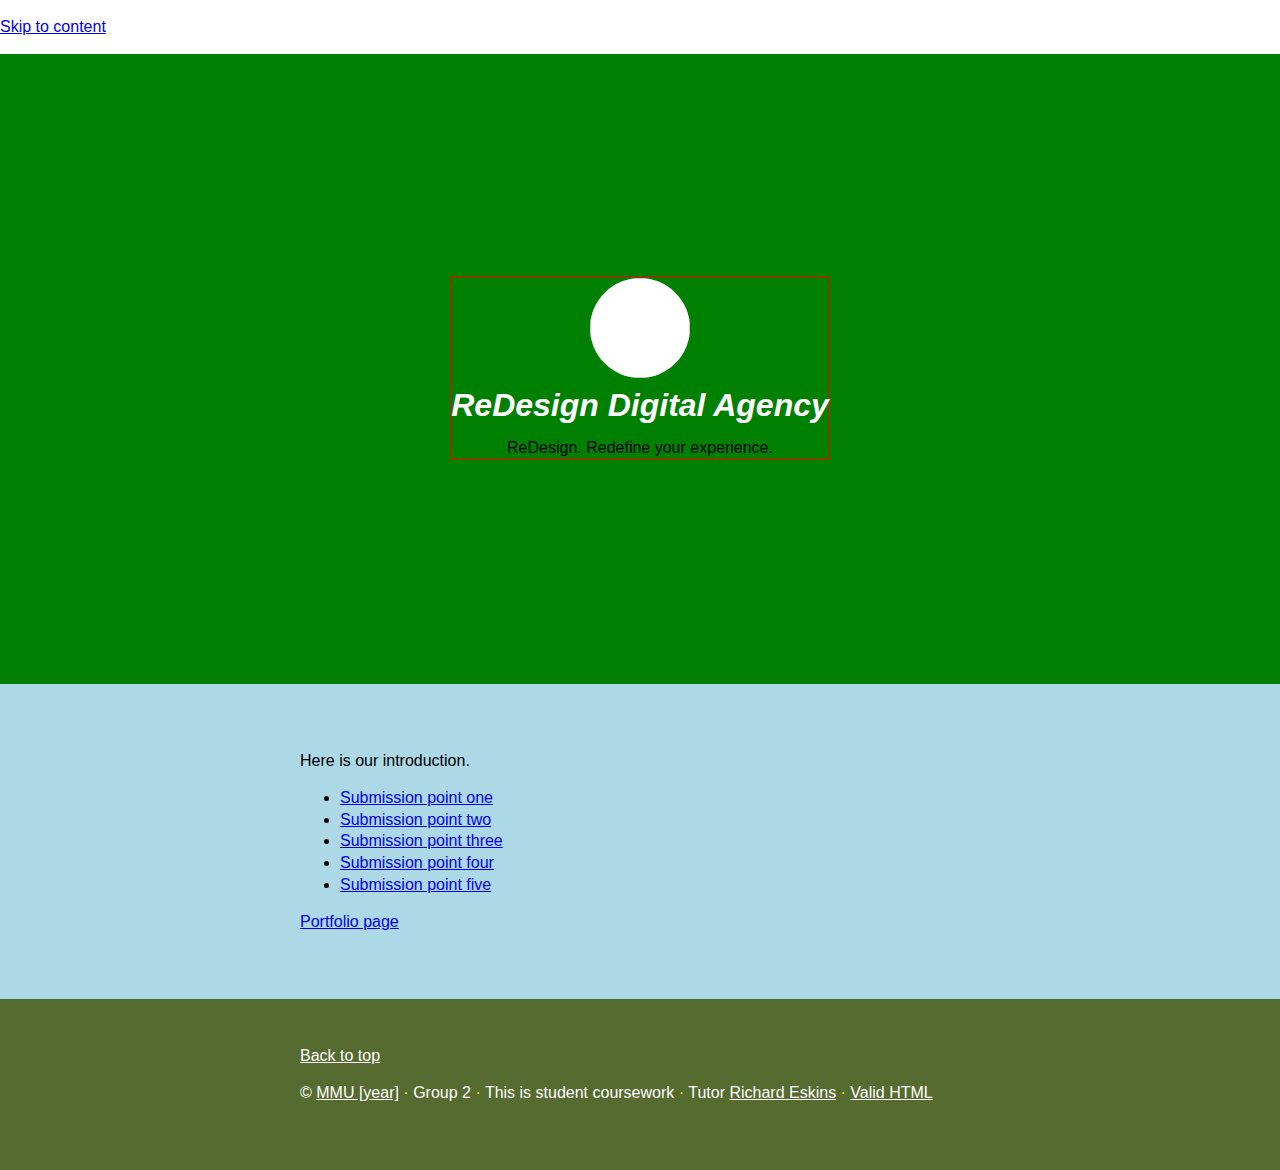
<file: ReDesign/index.html>
<!DOCTYPE html>
<html lang="en">

<head>
    <meta charset="UTF-8">
    <meta name="description" content="ReDesign Digital Agency MMU Student created agency based in Manchester">
    <meta name="viewport" content="width=device-width, initial-scale=1.0">
    <meta http-equiv="X-UA-Compatible" content="ie=edge">
    <title>ReDesign Digital Agency | MMU Students</title>
    <link rel="stylesheet" href="css/site.css">
    <link href="https://fonts.googleapis.com/css?family=Spectral" rel="stylesheet">
</head>

<body id="top">
    <p class="accessibility">
        <a href="#content">Skip to content</a>
    </p>

    <header class="site-header" role="banner">
        <div class="site-header__content">
            <img>
            <h1>ReDesign Digital Agency</h1>
            <p>ReDesign. Redefine your experience.</p>
        </div>
    </header>

    <main id="content">
        <!-- 
        
        Write a brief introduction to your team.
        What do you think the most important things
        that a good website has? How will you as a group
        work to create a website that looks good and
        answers the needs of your users?
        
        Make sure you include the links to each submission point
        in your text. You can modify the link text to suit your writing.

        IMPORTANT: just link to the files on github, 
        don't recreate them on your team website!

-->

        <section class="text-content">
            <div class="text-content__container">
                <p>Here is our introduction.</p>
                <ul>
                    <li>
                        <a href="https://github.com/mmu-webdesign/level5-portfolio/blob/master/submission_point_1.md">Submission
                            point one</a>
                    </li>
                    <li>
                        <a href="https://github.com/mmu-webdesign/level5-portfolio/blob/master/submission_point_2.md">Submission
                            point two</a>
                    </li>
                    <li>
                        <a href="https://github.com/mmu-webdesign/level5-portfolio/blob/master/submission_point_3.md">Submission
                            point three</a>
                    </li>
                    <li>
                        <a href="https://github.com/mmu-webdesign/level5-portfolio/blob/master/submission_point_4.md">Submission
                            point four</a>
                    </li>
                    <li>
                        <a href="https://github.com/mmu-webdesign/level5-portfolio/blob/master/submission_point_5.md">Submission
                            point five</a>
                    </li>
                </ul>

                <!-- 

    Style the link below to create a 'call to action'
    to go to a separate portfolio page with your submission 
    point documents.
    
    Remember: for SP1, you also need to submit the style guide that you
    used to create this site. 

-->
                <p>
                    <a href="portfolio.html">Portfolio page</a>
                </p>
            </div>
        </section>



        <!-- 
        
        Add your team member profiles and images.
        Use the code you can find here as a basis: 
        https://codepen.io/wilsondmmu/pen/yxyQoE

    -->

        <!-- 
        
        Review and complete the footer content as required below.
        The little dots (you can change them to whatever shape you want) are put in a <b> tag so you can style them separately if required. 
    
    -->
    </main>
    <footer class="site-footer">
        <div class="site-footer__container">
            <p>
                <a href="#top">Back to top</a>
            </p>
            <p>
                &copy;
                <a href="http://www.mmu.ac.uk/" title="MMU homepage">MMU [year]</a>

                <b>&middot;</b> Group 2
                <b>&middot;</b> This is student coursework
                <b>&middot;</b> Tutor
                <a href="mailto:r.eskins@mmu.ac.uk">Richard Eskins</a>

                <b>&middot;</b>

                <a href="http://validator.w3.org/check?uri=referer" title="W3C HTML Validation Service">Valid HTML</a>

            </p>
        </div>
    </footer>


</body>

</html>
</file>
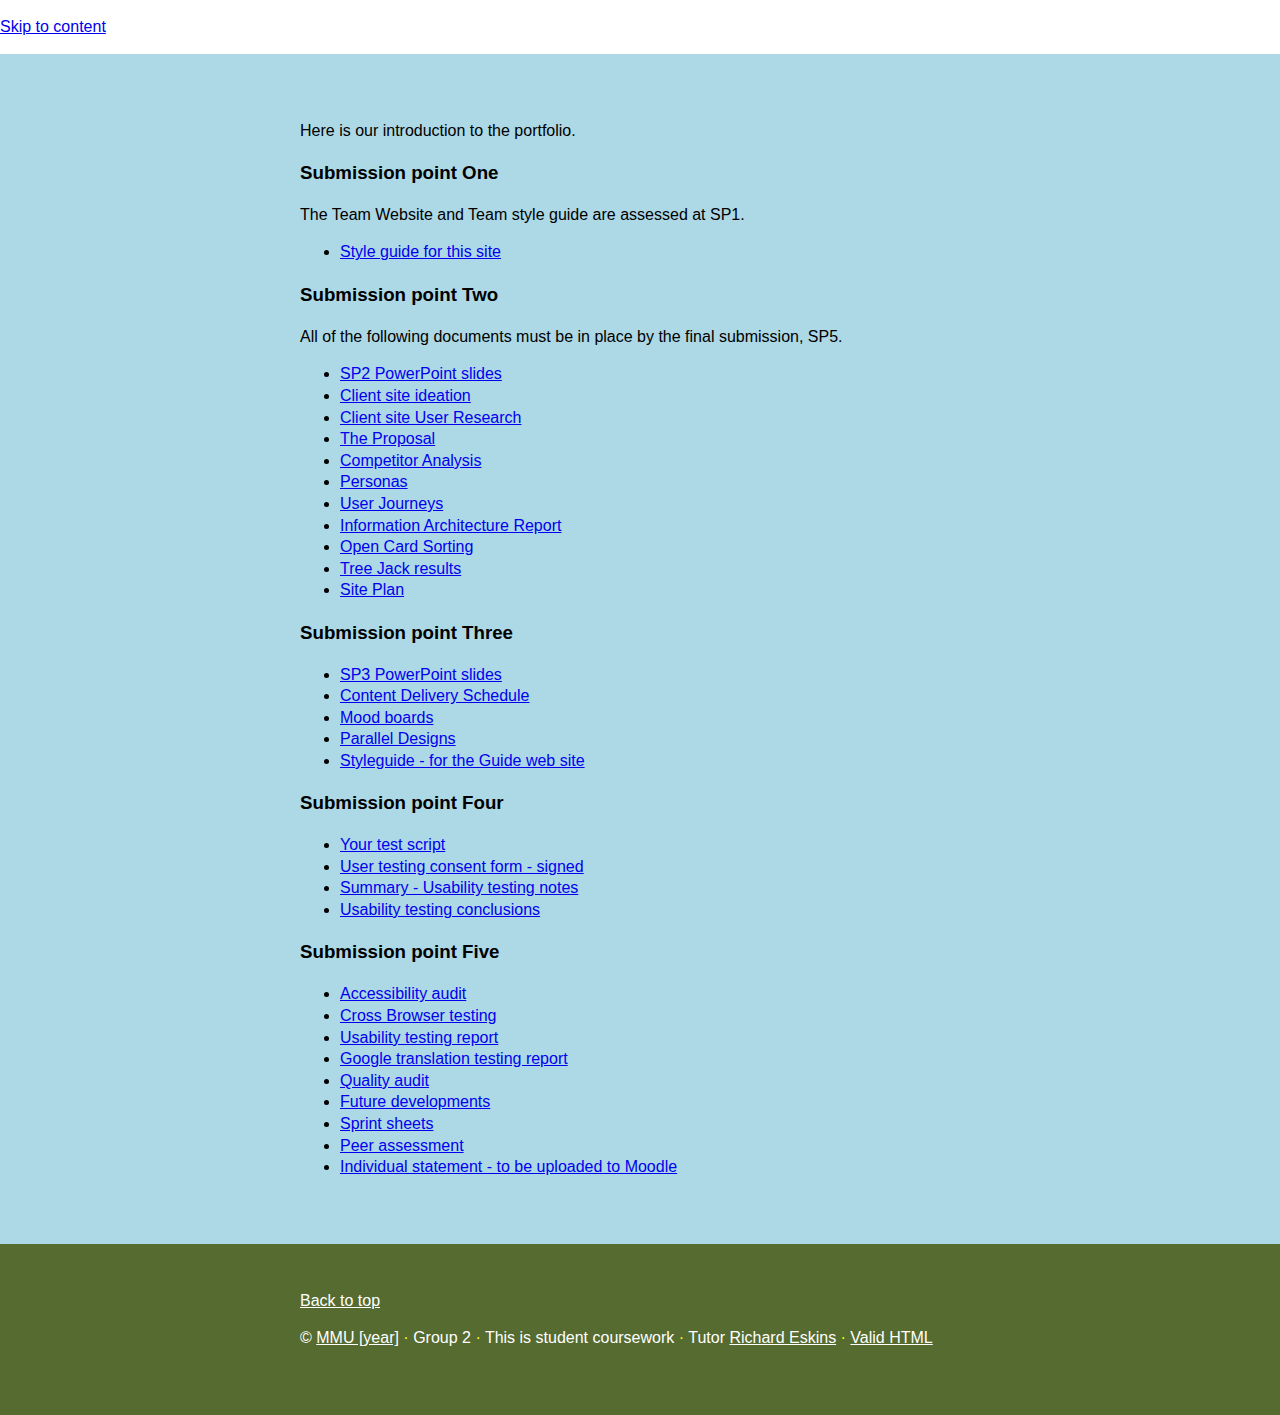
<file: ReDesign/portfolio.html>
<!DOCTYPE html>
<html lang="en">

<head>
    <meta charset="UTF-8">
    <meta name="description" content="Add a description">
    <meta name="keywords" content="Add some keywords">
    <meta name="viewport" content="width=device-width, initial-scale=1.0">
    <meta http-equiv="X-UA-Compatible" content="ie=edge">
    <title>Team website Portfolio template</title>
    <link rel="stylesheet" href="css/site.css" />
</head>

<body id="top">
    <p>
        <a href="#content">Skip to content</a>
    </p>
    <!-- 
            
            Add your header code here, including your team's logo. 
            Start with the HTML and CSS
            in this CodePen: https://codepen.io/wilsondmmu/pen/MGWEzO
        
    -->
    <main id="content">

        <!-- 
        
        Write a brief introduction to this page.
        Why is it here?

-->

        <section class="text-content">
            <div class="text-content__container">
                <p>Here is our introduction to the portfolio.</p>

                <!-- 
    
    Here is the list of required documents, 
    split by submission point. 
    
    Add your completed documents when finished. 

    UPDATE THIS PAGE AS SUBMISSIONS BECOME DUE.

    You could use the <span> inside the <h3> to style the number/text differently?

    NOTE: SP5 is the final deadline. SP2 and SP3 and the sprint meetings are your chance to show what you have done so far and get feedback. 

-->
                <h3>Submission point
                    <span>One</span>
                </h3>
                <p>The Team Website and Team style guide are assessed at SP1.</p>
                <ul>
                    <li>
                        <a href="teamstyles/team_style_guide.html">Style guide for this site</a>
                    </li>
                </ul>

                <h3>Submission point
                    <span>Two</span>
                </h3>
                <p>All of the following documents must be in place by the final submission, SP5.</p>
                <ul>
                    </li>
                    <li>
                        <a href="docs/sp2_presentation.pptx">SP2 PowerPoint slides</a>
                    </li>
                    <li>
                        <a href="docs/ideation.pdf">Client site ideation</a>
                    </li>
                    <li>
                        <a href="docs/user_research.docx">Client site User Research</a>
                    </li>
                    <li>
                        <a href="docs/proposal.docx">The Proposal</a>
                    </li>

                    <li>
                        <a href="docs/competitor_analysis.docx">Competitor Analysis</a>
                    </li>
                    <li>
                        <a href="docs/personas.pdf">Personas</a>
                    </li>
                    <li>
                        <a href="docs/user_journey.docx">User Journeys</a>
                    </li>
                    <li>
                        <a href="docs/ia_report.docx">Information Architecture Report</a>
                    </li>
                    <li>
                        <a href="docs/card_sort.xlsx">Open Card Sorting</a>
                    </li>
                    <li>
                        <a href="docs/tree_jack.xlsx">Tree Jack results</a>
                    </li>
                    <li>
                        <a href="docs/site_plan.pptx">Site Plan</a>

                </ul>

                <h3>Submission point
                    <span>Three</span>
                </h3>
                <ul>
                    <li>
                        <a href="docs/sp3_presentation.pptx">SP3 PowerPoint slides</a>
                    </li>
                    <li>
                        <a href="docs/content_schedule.docx">Content Delivery Schedule</a>
                    </li>
                    <li>
                        <a href="docs/mood_board.pdf">Mood boards</a>
                    </li>
                    <li>
                        <a href="docs/parallel_designs.pdf">Parallel Designs</a>
                    </li>
                    <li>
                        <a href="docs/style_guide.html">Styleguide - for the Guide web site</a>
                    </li>
                </ul>

                <h3>Submission point
                    <span>Four</span>
                </h3>
                <ul>
                    <li>
                        <a href="docs/test_script.docx">Your test script</a>
                    </li>
                    <li>
                        <a href="docs/consent_form.pdf">User testing consent form - signed</a>
                    </li>
                    <li>
                        <a href="docs/test_notes.docx">Summary - Usability testing notes</a>
                    </li>
                    <li>
                        <a href="docs/test_conclusions.docx">Usability testing conclusions</a>
                    </li>
                </ul>
                <h3>Submission point
                    <span>Five</span>
                </h3>
                <ul>
                    <li>
                        <a href="docs/accessibility.pdf">Accessibility audit</a>
                    </li>
                    <li>
                        <a href="docs/browser_testing.docx">Cross Browser testing</a>
                    </li>
                    <li>
                        <a href="docs/usability_report.docx">Usability testing report</a>
                    </li>
                    <li>
                        <a href="docs/internationalisation.docx">Google translation testing report</a>
                    </li>
                    <li>
                        <a href="docs/quality_audit.docx">Quality audit</a>
                    </li>
                    <li>
                        <a href="docs/future.docx">Future developments</a>
                    </li>
                    <li>
                        <a href="docs/sprint_sheets.docx">Sprint sheets</a>
                    </li>
                    <li>
                        <a href="docs/peer_assessment.docx">Peer assessment</a>
                    </li>
                    <li>
                        <a href="https://moodle.mmu.ac.uk/">Individual statement - to be uploaded to Moodle</a>
                    </li>
                </ul>
                <!--IMPORTANT - TEST ALL OF THESE LINKS BEFORE SUBMISSION -->
            </div>
        </section>





        <!-- 
        
        Review and complete the footer content as required below.
        The little dots (you can change them to whatever shape you want) are put in a <b> tag so you can style them separately if required. 
    
    -->
        <footer class="site-footer">
            <div class="site-footer__container">
                <p>
                    <a href="#top">Back to top</a>
                </p>
                <p>
                    &copy;
                    <a href="http://www.mmu.ac.uk/" title="MMU homepage">MMU [year]</a>

                    <b>&middot;</b> Group 2
                    <b>&middot;</b> This is student coursework
                    <b>&middot;</b> Tutor
                    <a href="mailto:r.eskins@mmu.ac.uk">Richard Eskins</a>

                    <b>&middot;</b>

                    <a href="http://validator.w3.org/check?uri=referer" title="W3C HTML Validation Service">Valid HTML</a>

                </p>
            </div>
        </footer>

        <!-- 
            
            Some javascript to add a class 
            next to any link that isn't 
            connected to an actual document 
        
        -->

        <script type="text/javascript">
            // loop through all the links in the page
            for (var i = 0, l = document.links.length; i < l; i++) {
                // if the last character is a hash...
                if (document.links[i].href.slice(-1) == "#") {
                    // add a class to the link that we can style in CSS
                    document.links[i].classList.add('not-found');

                }
            }
        </script>
</body>

</html>
</file>
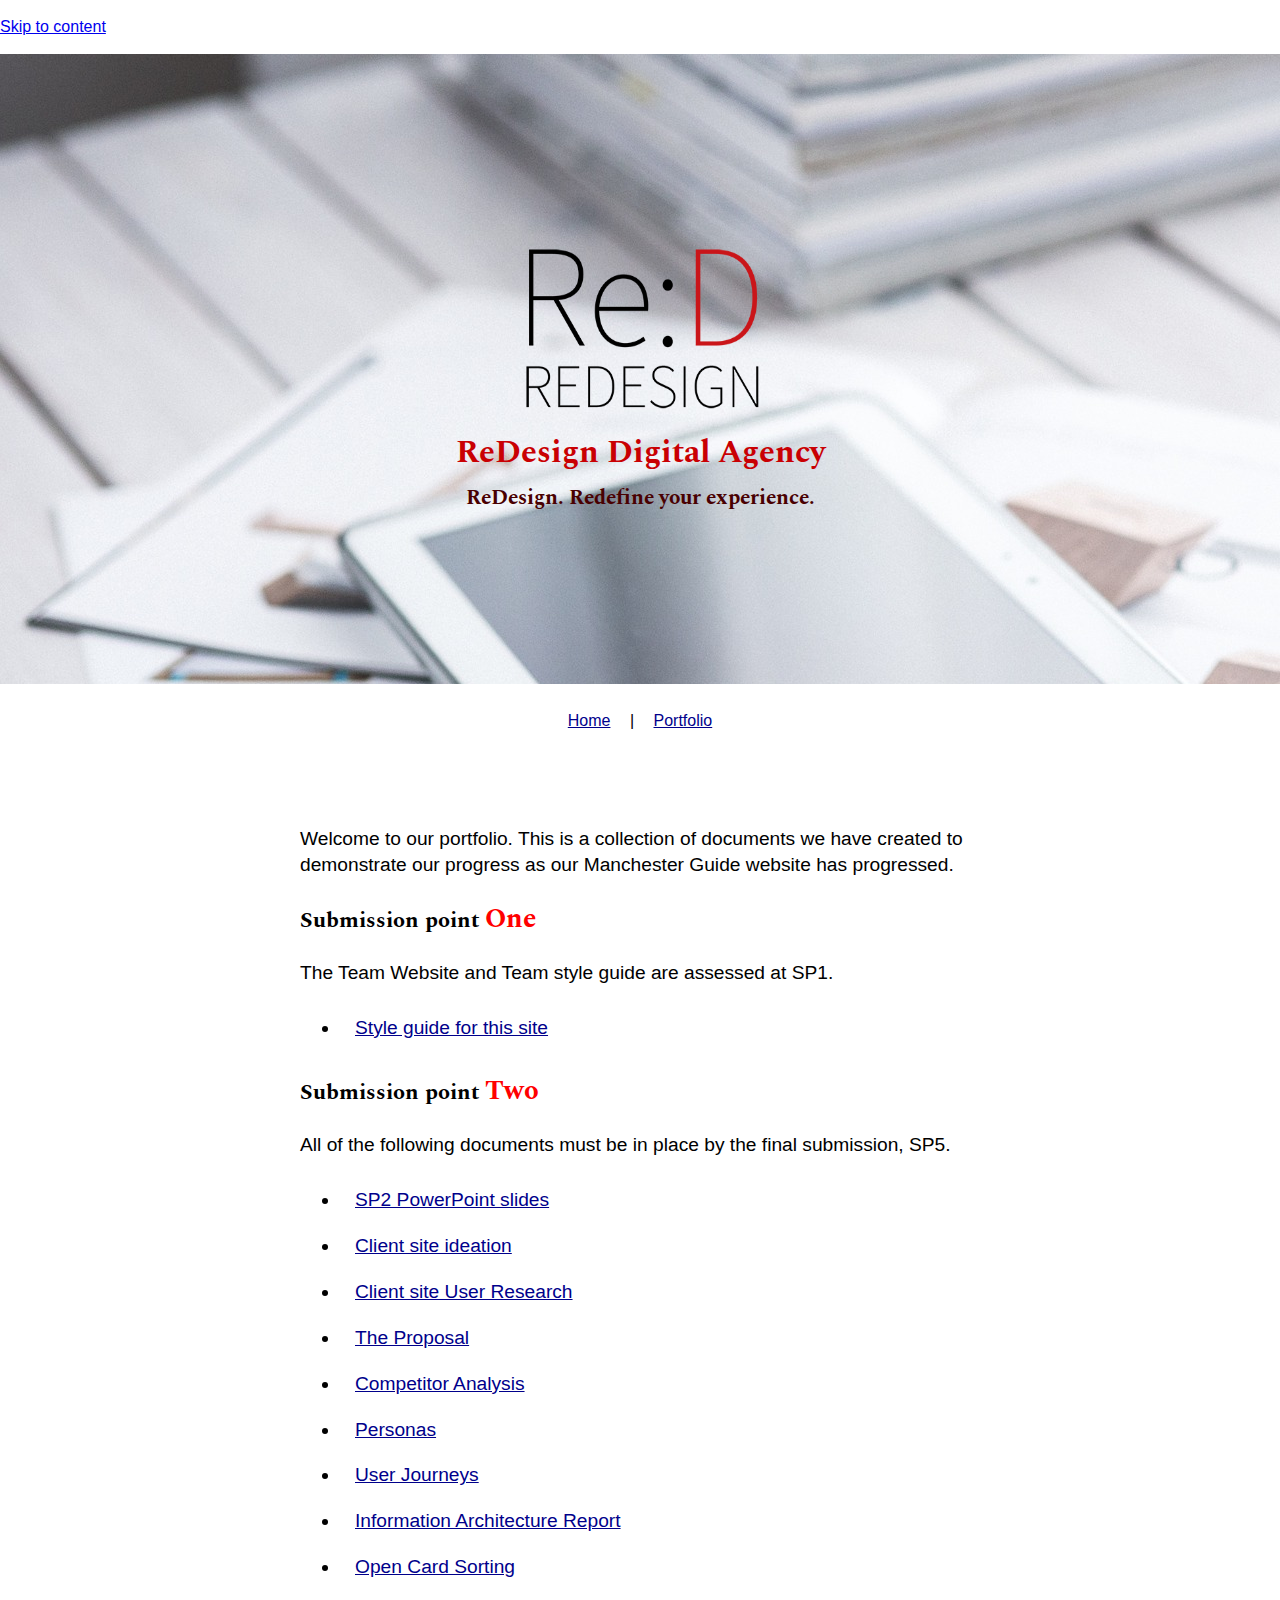
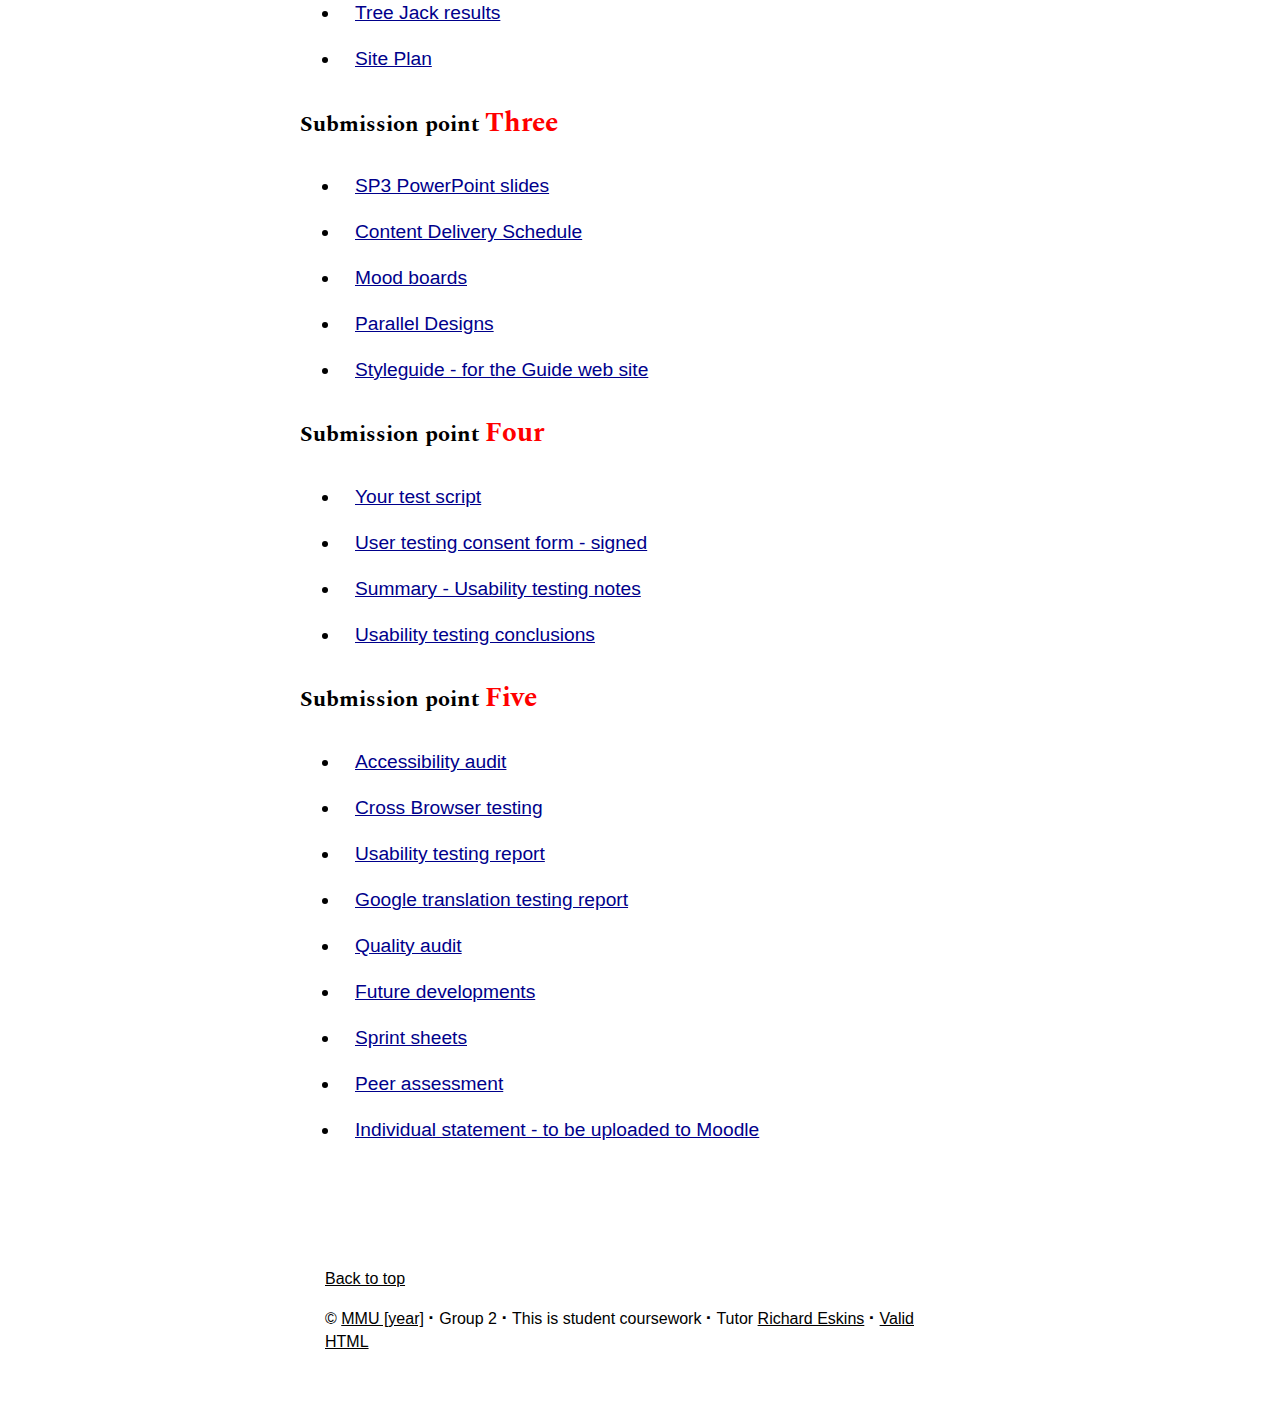
<file: redesign/portfolio.html>
<!DOCTYPE html>
<html lang="en">

<head>
    <meta charset="UTF-8">
    <meta name="description" content="Add a description">
    <meta name="keywords" content="Add some keywords">
    <meta name="viewport" content="width=device-width, initial-scale=1.0">
    <meta http-equiv="X-UA-Compatible" content="ie=edge">
    <title>Team website Portfolio template</title>
    <link rel="stylesheet" href="css/site.css">
    <link href="https://fonts.googleapis.com/css?family=Spectral" rel="stylesheet">
</head>

<body id="top">
    <p>
        <a href="#content">Skip to content</a>
    </p>
    <header class="site-header">
            <div class="site-header__content">
                <img src="img/logo.png" alt="ReDesign company logo">
                <h1>ReDesign Digital Agency</h1>
                <p>ReDesign. Redefine your experience.</p>
            </div>
        </header>
    <main id="content">
        <section class="text-content">
                <div class="homelinks"><p> <a href="index.html">Home</a> | <a href="#">Portfolio</a></p>
                    </div>
            <div class="text-content__container">
                <p>Welcome to our portfolio. This is a collection of documents we have created to demonstrate our progress as our Manchester Guide website has progressed.</p>

                <h3>Submission point
                    <span class="subpoint__span">One</span>
                </h3>
                <p>The Team Website and Team style guide are assessed at SP1.</p>
                <ul class="splinks">
                    <li>
                        <a href="teamstyles/team_style_guide.html">Style guide for this site</a>
                    </li>
                </ul>

                <h3>Submission point
                        <span class="subpoint__span">Two</span>
                </h3>
                <p>All of the following documents must be in place by the final submission, SP5.</p>
                <ul class="splinks">
                    <li>
                        <a href="docs/sp2_presentation.pptx">SP2 PowerPoint slides</a>
                    </li>
                    <li>
                        <a href="docs/ideation.pdf">Client site ideation</a>
                    </li>
                    <li>
                        <a href="docs/user_research.docx">Client site User Research</a>
                    </li>
                    <li>
                        <a href="docs/proposal.docx">The Proposal</a>
                    </li>

                    <li>
                        <a href="docs/competitor_analysis.docx">Competitor Analysis</a>
                    </li>
                    <li>
                        <a href="docs/personas.pdf">Personas</a>
                    </li>
                    <li>
                        <a href="docs/user_journey.docx">User Journeys</a>
                    </li>
                    <li>
                        <a href="docs/ia_report.docx">Information Architecture Report</a>
                    </li>
                    <li>
                        <a href="docs/card_sort.xlsx">Open Card Sorting</a>
                    </li>
                    <li>
                        <a href="docs/tree_jack.xlsx">Tree Jack results</a>
                    </li>
                    <li>
                        <a href="docs/site_plan.pptx">Site Plan</a>

                </ul>

                <h3>Submission point
                        <span class="subpoint__span">Three</span>
                </h3>
                <ul class="splinks">
                    <li>
                        <a href="docs/sp3_presentation.pptx">SP3 PowerPoint slides</a>
                    </li>
                    <li>
                        <a href="docs/content_schedule.docx">Content Delivery Schedule</a>
                    </li>
                    <li>
                        <a href="docs/mood_board.pdf">Mood boards</a>
                    </li>
                    <li>
                        <a href="docs/parallel_designs.pdf">Parallel Designs</a>
                    </li>
                    <li>
                        <a href="docs/style_guide.html">Styleguide - for the Guide web site</a>
                    </li>
                </ul>

                <h3>Submission point
                        <span class="subpoint__span">Four</span>
                </h3>
                <ul class="splinks">
                    <li>
                        <a href="docs/test_script.docx">Your test script</a>
                    </li>
                    <li>
                        <a href="docs/consent_form.pdf">User testing consent form - signed</a>
                    </li>
                    <li>
                        <a href="docs/test_notes.docx">Summary - Usability testing notes</a>
                    </li>
                    <li>
                        <a href="docs/test_conclusions.docx">Usability testing conclusions</a>
                    </li>
                </ul>
                <h3>Submission point
                        <span class="subpoint__span">Five</span>
                </h3>
                <ul class="splinks">
                    <li>
                        <a href="docs/accessibility.pdf">Accessibility audit</a>
                    </li>
                    <li>
                        <a href="docs/browser_testing.docx">Cross Browser testing</a>
                    </li>
                    <li>
                        <a href="docs/usability_report.docx">Usability testing report</a>
                    </li>
                    <li>
                        <a href="docs/internationalisation.docx">Google translation testing report</a>
                    </li>
                    <li>
                        <a href="docs/quality_audit.docx">Quality audit</a>
                    </li>
                    <li>
                        <a href="docs/future.docx">Future developments</a>
                    </li>
                    <li>
                        <a href="docs/sprint_sheets.docx">Sprint sheets</a>
                    </li>
                    <li>
                        <a href="docs/peer_assessment.docx">Peer assessment</a>
                    </li>
                    <li>
                        <a href="https://moodle.mmu.ac.uk/">Individual statement - to be uploaded to Moodle</a>
                    </li>
                </ul>
                <!--IMPORTANT - TEST ALL OF THESE LINKS BEFORE SUBMISSION -->
            </div>
        </section>





        <!-- 
        
        Review and complete the footer content as required below.
        The little dots (you can change them to whatever shape you want) are put in a <b> tag so you can style them separately if required. 
    
    -->
        <footer class="site-footer">
            <div class="site-footer__container">
                <p>
                    <a href="#top">Back to top</a>
                </p>
                <p>
                    &copy;
                    <a href="http://www.mmu.ac.uk/" title="MMU homepage">MMU [year]</a>

                    <b>&middot;</b> Group 2
                    <b>&middot;</b> This is student coursework
                    <b>&middot;</b> Tutor
                    <a href="mailto:r.eskins@mmu.ac.uk">Richard Eskins</a>

                    <b>&middot;</b>

                    <a href="http://validator.w3.org/check?uri=referer" title="W3C HTML Validation Service">Valid HTML</a>

                </p>
            </div>
        </footer>

        <!-- 
            
            Some javascript to add a class 
            next to any link that isn't 
            connected to an actual document 
        
        -->

        <script>
            // loop through all the links in the page
            for (var i = 0, l = document.links.length; i < l; i++) {
                // if the last character is a hash...
                if (document.links[i].href.slice(-1) == "#") {
                    // add a class to the link that we can style in CSS
                    document.links[i].classList.add('not-found');

                }
            }
        </script>
        </main>
</body>

</html>
</file>
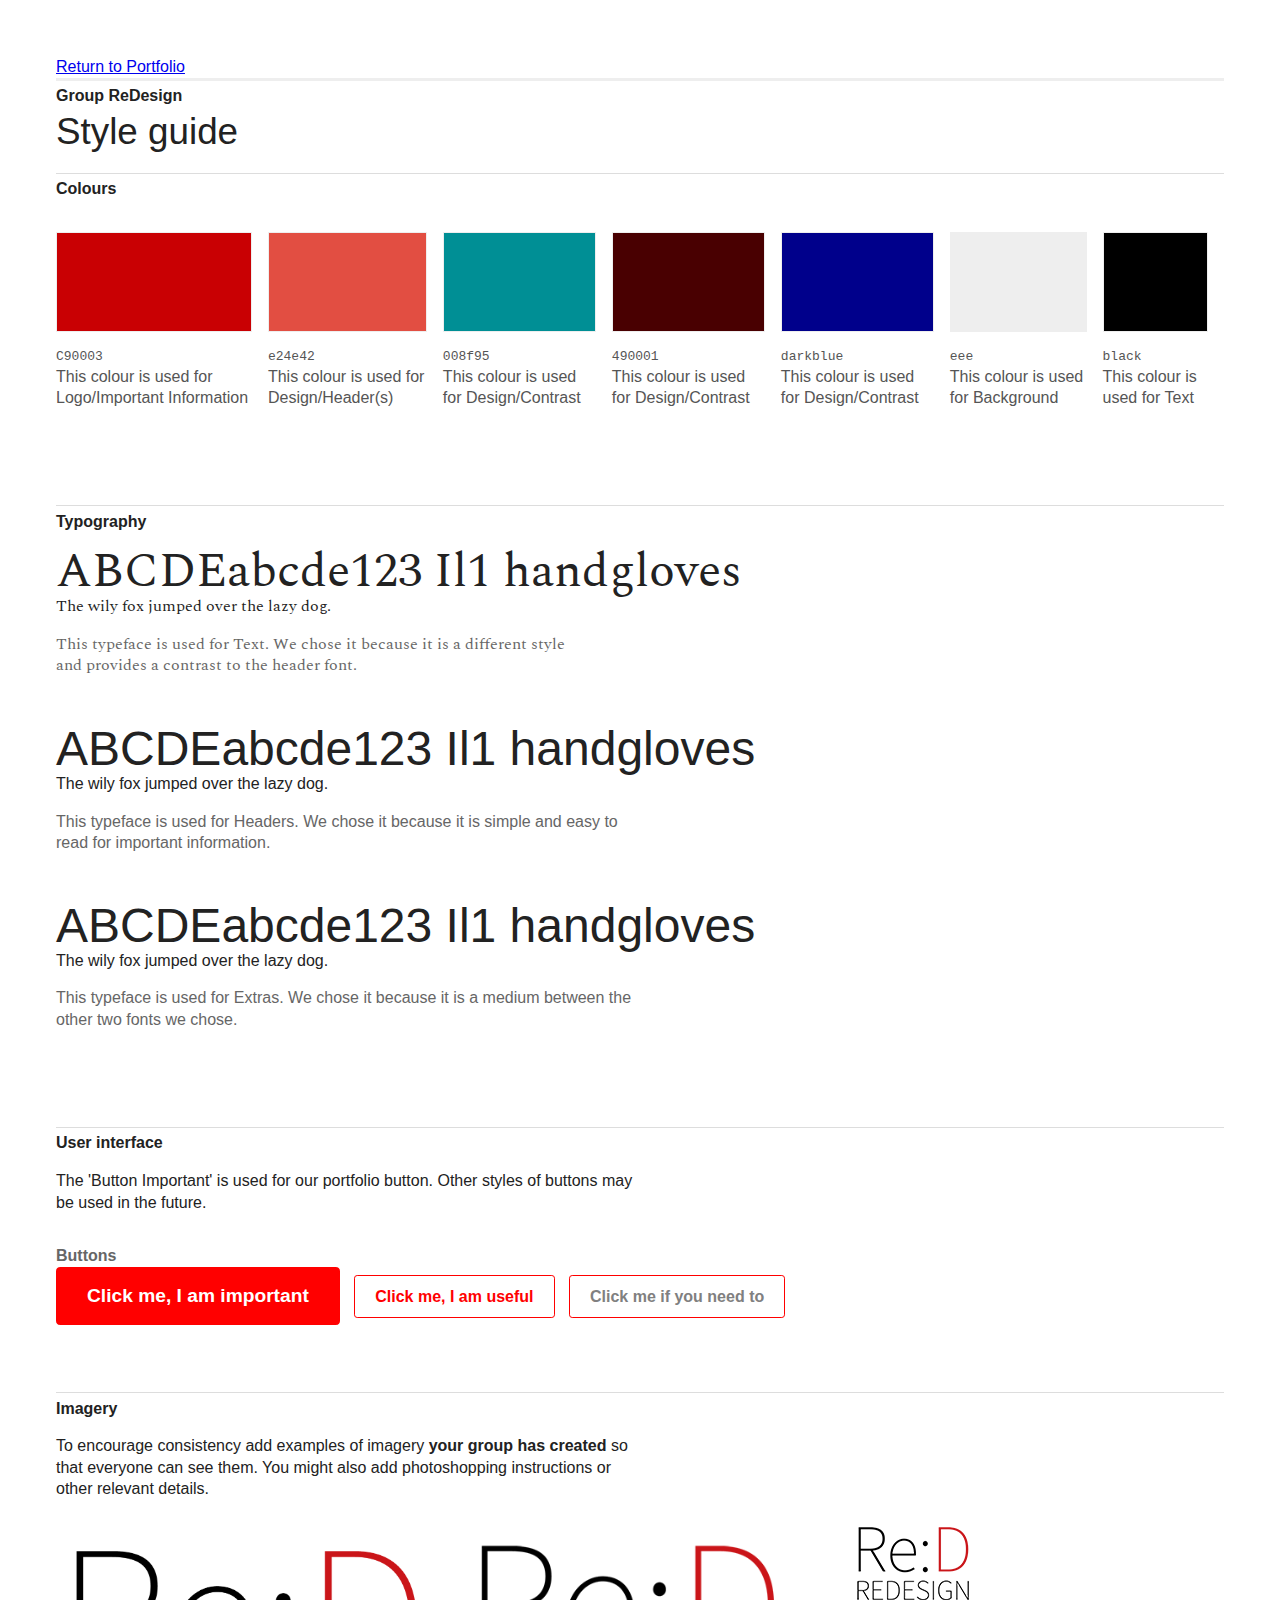
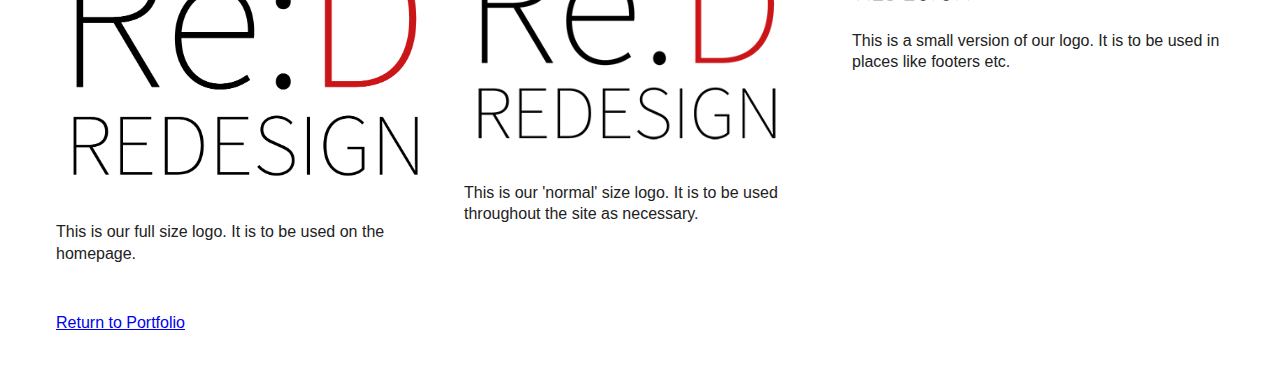
<file: redesign/teamstyles/team_style_guide.html>
<!DOCTYPE html>
<html lang="en">

<head>
    <meta charset="UTF-8">
    <meta name="viewport" content="width=device-width, initial-scale=1.0">
    <meta http-equiv="X-UA-Compatible" content="ie=edge">
    <title>Style guide for Group ReDesign</title>
    <link rel="stylesheet" href="css/our-group.css" />
    <link href="https://fonts.googleapis.com/css?family=Spectral" rel="stylesheet">
</head>

<body>
        <div>
                <a class="splinks" href="../portfolio.html">Return to Portfolio</a>
            </div>
    <div class="container">
        <h1>Group ReDesign <strong>Style guide</strong></h1>
        <section>
            <h2>Colours</h2>
            <div class="swatches">

                <div class="colour-swatch">
                    <div class="swatch swatch-1"></div>
                    <p class="hex">C90003</p>
                    <p class="usage">This colour is used for Logo/Important Information</p>
                </div>

                <div class="colour-swatch">
                    <div class="swatch swatch-2"></div>
                    <p class="hex">e24e42</p>
                    <p class="usage">This colour is used for Design/Header(s)</p>
                </div>

                <div class="colour-swatch">
                    <div class="swatch swatch-3"></div>
                    <p class="hex">008f95</p>
                    <p class="usage">This colour is used for Design/Contrast</p>
                </div>

                <div class="colour-swatch">
                    <div class="swatch swatch-4"></div>
                    <p class="hex">490001</p>
                    <p class="usage">This colour is used for Design/Contrast</p>
                </div>

                <div class="colour-swatch">
                    <div class="swatch swatch-5"></div>
                    <p class="hex">darkblue</p>
                    <p class="usage">This colour is used for Design/Contrast</p>
                </div>

                <div class="colour-swatch">
                    <div class="swatch swatch-6"></div>
                    <p class="hex">eee</p>
                    <p class="usage">This colour is used for Background</p>
                </div>

                <div class="colour-swatch">
                    <div class="swatch swatch-7"></div>
                    <p class="hex">black</p>
                    <p class="usage">This colour is used for Text</p>
                </div>

            </div>

        </section>

        <section>
            <h2>Typography</h2>
            <div class="type type-1">
                <p class="big-example">ABCDEabcde123 Il1 handgloves</p>
                <p>The wily fox jumped over the lazy dog. </p>
                <p class="why">This typeface is used for Text. We chose it because it is a different style and provides a contrast to the header font.</p>
            </div>

            <div class="type type-2">
                <p class="big-example">ABCDEabcde123 Il1 handgloves</p>
                <p>The wily fox jumped over the lazy dog. </p>
                <p class="why">This typeface is used for Headers. We chose it because it is simple and easy to read for important information.</p>
            </div>

            <div class="type type-3">
                <p class="big-example">ABCDEabcde123 Il1 handgloves</p>
                <p>The wily fox jumped over the lazy dog. </p>
                <p class="why">This typeface is used for Extras. We chose it because it is a medium between the other two fonts we chose.</p>
            </div>


        </section>

        <section>
            <h2>User interface</h2>
            <p>The 'Button Important' is used for our portfolio button. Other styles of buttons may be used in the future.</p>
            <h3>Buttons</h3>
            <div><a class="button important" href="#">Click me, I am important</a> <a class="button normal" href="#">Click me, I am useful</a> <a class="button less" href="#">Click me if you need to</a></div>
        </section>

        <section>
            <h2>Imagery</h2>
            <p>To encourage consistency add examples of imagery <strong>your group has created</strong> so that everyone can see them. You might also add photoshopping instructions or other relevant details.</p>
            <div class="images">

                <div class="image">
                    <img src="img/logo-full.png" alt="Logo for group full size" width="480" height="280" />
                    <p>This is our full size logo. It is to be used on the homepage.</p>
                </div>

                <div class="image middle">
                    <img src="img/logo.png" alt="Logo for group normal size" width="320" height="220" />
                    <p>This is our 'normal' size logo. It is to be used throughout the site as necessary.</p>
                </div>

                <div class="image">
                    <img src="img/logo-small.png" alt="Logo for group small size" width="120" height="80" />
                    <p>This is a small version of our logo. It is to be used in places like footers etc.</p>
                </div>
            </div>
        </section>
                <div>
                        <p><a class="splinks" href="../portfolio.html">Return to Portfolio</a></p>
                    </div>
    </div>
</body>

</html>
</file>
<file: ReDesign/css/site.css>
html {
    box-sizing: border-box;
}

*,
*:before,
*:after {
    box-sizing: inherit;
}

body {
    margin: 0;
    padding: 0;
    /* You might also want to remove, or tweak, margins and padding on some other elements? */
    /* Some useful bits of typography - add more to this starting point */
    font-size: 100%;
    line-height: 1.35;
    font-family: sans-serif;
}


/* 

Here is the minimum code for a 'responsive column of content'. 
You may want to change the max-width according to the needs of your typeface. 
The class names are written in a style called 'BEM' - if you are really interested
in CSS you can read more about that here: https://cssguidelin.es/#bem-like-naming

*/

.text-content {
    background: lightblue;
}

.text-content__container {
    max-width: 700px;
    margin: 0 auto;
    padding: 50px 10px;
    /* top and bottom, then left and right */
}


/* we use pretty much the same code again for the footer: 
just some of the values are changed. */

.site-footer {
    background: darkolivegreen;
    color: white;
}


/* styling just the footer links */

.site-footer a {
    color: white;
}


/* changing the separator dot colours */

.site-footer b {
    font-weight: normal;
    color: yellow;
}

.site-footer__container {
    max-width: 700px;
    margin: 0 auto;
    padding: 30px 10px 50px 10px;
    /* top, right, bottom left */
}


/* style portfolio links that aren't found */

a.not-found {
    color: red;
}

.site-header {
    height: 70vh;
    /* height in viewport height units: 100 vh is full screen height */
    background-color: green;
    /* you could use background-image to add an image? */
    color: white;
    /* text colour */
    display: flex;
    /* turn on flex box */
    justify-content: center;
    /* now we are using flexbox, move content into the middle of the box vertically */
    align-items: center;
    /* again, use a flexbox command to center content in the box */
}


/* see and style our header content div */

.site-header__content {
    border: 1px solid red;
    min-width: 200px;
    text-align: center;
}


/* delete or change this once you have a logo/image to use */

.site-header__content img {
    display: inline-block;
    width: 100px;
    height: 100px;
    background: white;
    border-radius: 50%;
}


/* styling the h1 tag, including the space around it */

.site-header__content h1 {
    font-style: italic;
    margin: 0;
    padding: 0;
}


/* controlling the space around the (optional) paragraph under the h1 */

.site-header__content p {
    margin: 0;
    padding: 10px 0 0 0;
    color: black;
}
</file>
<file: redesign/css/site.css>
html {
    box-sizing: border-box;
}

*,
*:before,
*:after {
    box-sizing: inherit;
}

body {
    margin: 0;
    padding: 0;
    /* You might also want to remove, or tweak, margins and padding on some other elements? */
    /* Some useful bits of typography - add more to this starting point */
    font-size: 100%;
    line-height: 1.35;
    font-family: sans-serif;
}


/* 

Here is the minimum code for a 'responsive column of content'. 
You may want to change the max-width according to the needs of your typeface. 
The class names are written in a style called 'BEM' - if you are really interested
in CSS you can read more about that here: https://cssguidelin.es/#bem-like-naming

*/

.text-content {
    background: white;    
}

.text-content h2 {
    font-family: 'Spectral', Georgia, 'Times New Roman', Times, serif;
    color: #490001;
}

.text-content p {
    font-family: 'Gill Sans', 'Gill Sans MT', Calibri, 'Trebuchet MS', sans-serif;
    color: black;
}

.text-content__container {
    max-width: 700px;
    margin: 0 auto;
    padding: 50px 10px;
    font-size: 1.2em;
    /* top and bottom, then left and right */
}

.text-content__container h3 {
    font-family: 'Spectral', Georgia, 'Times New Roman', Times, serif;
}


/* we use pretty much the same code again for the footer: 
just some of the values are changed. */

.site-footer {
    background: white;
    color: black;
}


/* styling just the footer links */

.site-footer a {
    color: black;
}


/* changing the separator dot colours */

.site-footer b {
    font-weight: bolder;
    font-size: 1.2em;
    color: black;
}

.site-footer__container {
    max-width: 650px;
    margin: 0 auto;
    padding: 30px 10px 50px 10px;
    /* top, right, bottom left */
}


/* style portfolio links that aren't found */

a.not-found {
    color: red;
}

.site-header {
    height: 70vh;
    /* height in viewport height units: 100 vh is full screen height */
    background-image: url(../img/background.jpg);
    /* you could use background-image to add an image? */
    color: white;
    /* text colour */
    display: flex;
    /* turn on flex box */
    justify-content: center;
    /* now we are using flexbox, move content into the middle of the box vertically */
    align-items: center;
    /* again, use a flexbox command to center content in the box */
}


/* see and style our header content div */

.site-header__content {
    font-family: 'Spectral', Georgia, 'Times New Roman', Times, serif;
    font-weight: bold;
    min-width: 200px;
    text-align: center;
}


/* delete or change this once you have a logo/image to use */

.site-header__content img {
    display: inline-block;
    width: 250px;
    height: 200px;
    }


/* styling the h1 tag, including the space around it */

.site-header__content h1 {
    
    margin: 0;
    color: #C90003;
}


/* controlling the space around the (optional) paragraph under the h1 */

.site-header__content p {
    margin: 0;
    padding: 10px 0 0 0;
    color: #490001;
    font-size: 1.3em;
}

/* Link styling for Submission Points */

.splinks {
    font-family: 'Gill Sans', 'Gill Sans MT', Calibri, 'Trebuchet MS', sans-serif;
}


.splinks a:link, a:visited {

    color: darkblue;
    padding: 10px 15px;
    text-align: center;
    display: inline-block;
}

.splinks a:hover, a:active {
    color: red;    
}

.homelinks {
    font-family: 'Gill Sans', 'Gill Sans MT', Calibri, 'Trebuchet MS', sans-serif;
    text-align: center;
}


.homelinks a:link, a:visited {

    color: darkblue;
    padding: 10px 15px;
    text-align: center;
    display: inline-block;
}

.homelinks a:hover, a:active {
    color: red;    
}

/* Code for buttons */

a.button {
    display: inline-block;
    padding: 10px 20px;
    font-weight: bold;
    text-decoration: none;
    border: 1px solid red;
    margin-right: 10px;
    margin-bottom: 1em;
    border-radius: 0.2em;
    transition: all 0.2s ease;
    font-family: 'Spectral', Georgia, 'Times New Roman', Times, serif;
}

a.button.important {
    font-size: 1.2em;
    background: red;
    color: white;
    padding: 15px 30px;

}

a.button.normal {
    color: red;
}

a.button.less {
    color: grey;
}

a.button:hover {
    border-color: maroon;
    color: #222;
}

a.button.important:hover {
    color: white;
    background: maroon;
}


.bio {
    background-color:#eee;
}
.bio__container {
    max-width: 1200px; 
    margin: 0 auto;
}

/* let's start by creating the mobile styles */
/* turn off margins, padding and dots for the <ul> */
.bio__list {
    margin:0; 
    padding:0; 
    list-style-type:none;
}

/* put a temporary(?) border around each bio and add some padding. Centre the text at small screen sizes. */
.bio__person {
    padding: 20px;
    text-align:center;
}

/* make a circular bio image. You should remove the width and height once you have real images added to your site */
.bio__person img {
    display:inline-block; 
    max-width: 200px; 
    max-height: 400px; 
    border-radius: 50%;}
/* control the space around the bio heading and paragraphs */
.bio__person h3 {
    margin:0; 
    padding:10px 0 0 0;
    text-align:center;
    font-family: 'Spectral', Georgia, 'Times New Roman', Times, serif;
    font-size: 2em;
}
.bio__person p {
    margin:0; 
    padding:10px 0;
    text-align:center;
    font-family: 'Gill Sans', 'Gill Sans MT', Calibri, 'Trebuchet MS', sans-serif;
    font-size: 1.1em;
    font-weight: bold;
}
/* add more padding to the paragraph with a class of description */
.bio__person p.description {
    padding: 10px 0 30px 0;
    font-size: 1em;
    font-weight: normal;
}

/* now we have a layout for mobiles, let's use a few min-width media queries to override this for bigger screens. You might want to change 600px to a bigger or smaller value? */

@media screen and (min-width: 1000px){
  /* turn on flexbox for each bio but allow them to go onto more than one line (remove the flex-wrap:wrap to see what happens) */
   .bio__list {display:flex; flex-wrap:wrap;}
  /* put the text in each bio on the left rather than centre it. Use the 'flex' command to make each box a third of the width - you could change this to 50% or 25% to see what happens? */
  .bio__person {text-align:left; flex: 33.333%;}
 
}

.subpoint__span {
    color: red;
    font-weight: bold;
    font-size: 1.2em;
}
</file>
<file: redesign/teamstyles/css/our-group.css>
/* this is the layout for the style guide - you are free to change this if you want to */

html {
    box-sizing: border-box;
}

*,
*:before,
*:after {
    box-sizing: inherit;
}

body {
    font-family: sans-serif;
    line-height: 1.35;
    padding: 10px;
    color: #222;
}

@media screen and (min-width: 600px) {
    body {
        padding: 3em;
    }
}

h1,
h2,
h3,
p {
    margin: 0;
    padding: 0;
    font-size: 1em;
}

.container {
    border-top: 3px solid #eee;
}

.container h1 {
    padding: 0.3em 0 1em 0;
}

.container h1 strong {
    display: block;
    font-size: 2.3em;
    font-weight: 100;
}

section {
    padding-bottom: 3em;
}

section h2 {
    border-top: 1px solid #ddd;
    padding: 0.3em 0 1em 0;
}

section h3 {
    padding-top: 2em;
    color: #666;
}

section p {
    max-width: 65ch;
}

.swatches {
    display: flex;
    flex-wrap: wrap;
    color: #555;
    padding-bottom: 3em;
}

@media screen and (min-width: 700px) {
    .swatches {
        flex-wrap: nowrap;
    }
}

.swatches p.hex {
    font-family: monospace;
}

.colour-swatch {
    margin-right: 1em;
}

.swatch {
    width: 100%;
    margin: 1em 0;
    min-height: 100px;
    border: 1px solid #eee;
}

.type {
    margin-bottom: 3em;
}

.type p.big-example {
    font-size: 3em;
    line-height: 1;
    overflow-wrap: break-word;
    word-wrap: break-word;
}

.type p.why {
    color: #666;
    margin-top: 1em;
}

.images {
    display: flex;
    flex-wrap: wrap;
}

.image {
    flex: 1 0 0;
}

.image+.image {
    margin-left: 1em;
}

.images img {
    max-width: 100%;
    max-height: 90vh;
    height: auto;
    margin: 1em 0;
}

.image.middle {
    padding-left: 20px;
}

/* COLOURS */

.swatch-1 {
    background: #C90003;
}

.swatch-2 {
    background: #e24e42;
}

.swatch-3 {
    background: #008f95;
}

.swatch-4 {
    background: #490001;
}

.swatch-5 {
    background: darkblue;
}

.swatch-6 {
    background: #eee;
}

.swatch-7 {
    background: black;
}


/* TYPOGRAPHY */

.type-1 {
    font-family: 'Spectral', Georgia, 'Times New Roman', Times, serif;
    /* google font: make sure there are fallbacks */
}

.type-2 {
    font-family: Helvetica, Arial, sans-serif;
    /* you might also choose a 'web safe' font */
}

.type-3 {
    font-family: 'Gill Sans', 'Gill Sans MT', Calibri, 'Trebuchet MS', sans-serif;
}


/* TEMPLATES/CODE SNIPPETS */

a.button {
    display: inline-block;
    padding: 10px 20px;
    font-weight: bold;
    text-decoration: none;
    border: 1px solid red;
    margin-right: 10px;
    margin-bottom: 1em;
    border-radius: 0.2em;
    transition: all 0.2s ease;
}

a.button.important {
    font-size: 1.2em;
    background: red;
    color: white;
    padding: 15px 30px;
}

a.button.normal {
    color: red;
}

a.button.less {
    color: grey;
}

a.button:hover {
    border-color: maroon;
    color: #222;
}

a.button.important:hover {
    color: white;
    background: maroon;
}

.splinks {
    font-family: 'Gill Sans', 'Gill Sans MT', Calibri, 'Trebuchet MS', sans-serif;
}


.splinks a:link, a:visited {

    color: darkblue;
    padding: 10px 15px;
    text-align: center;
    display: inline-block;
}

.splinks a:hover, a:active {
    color: red;    
}
</file>
